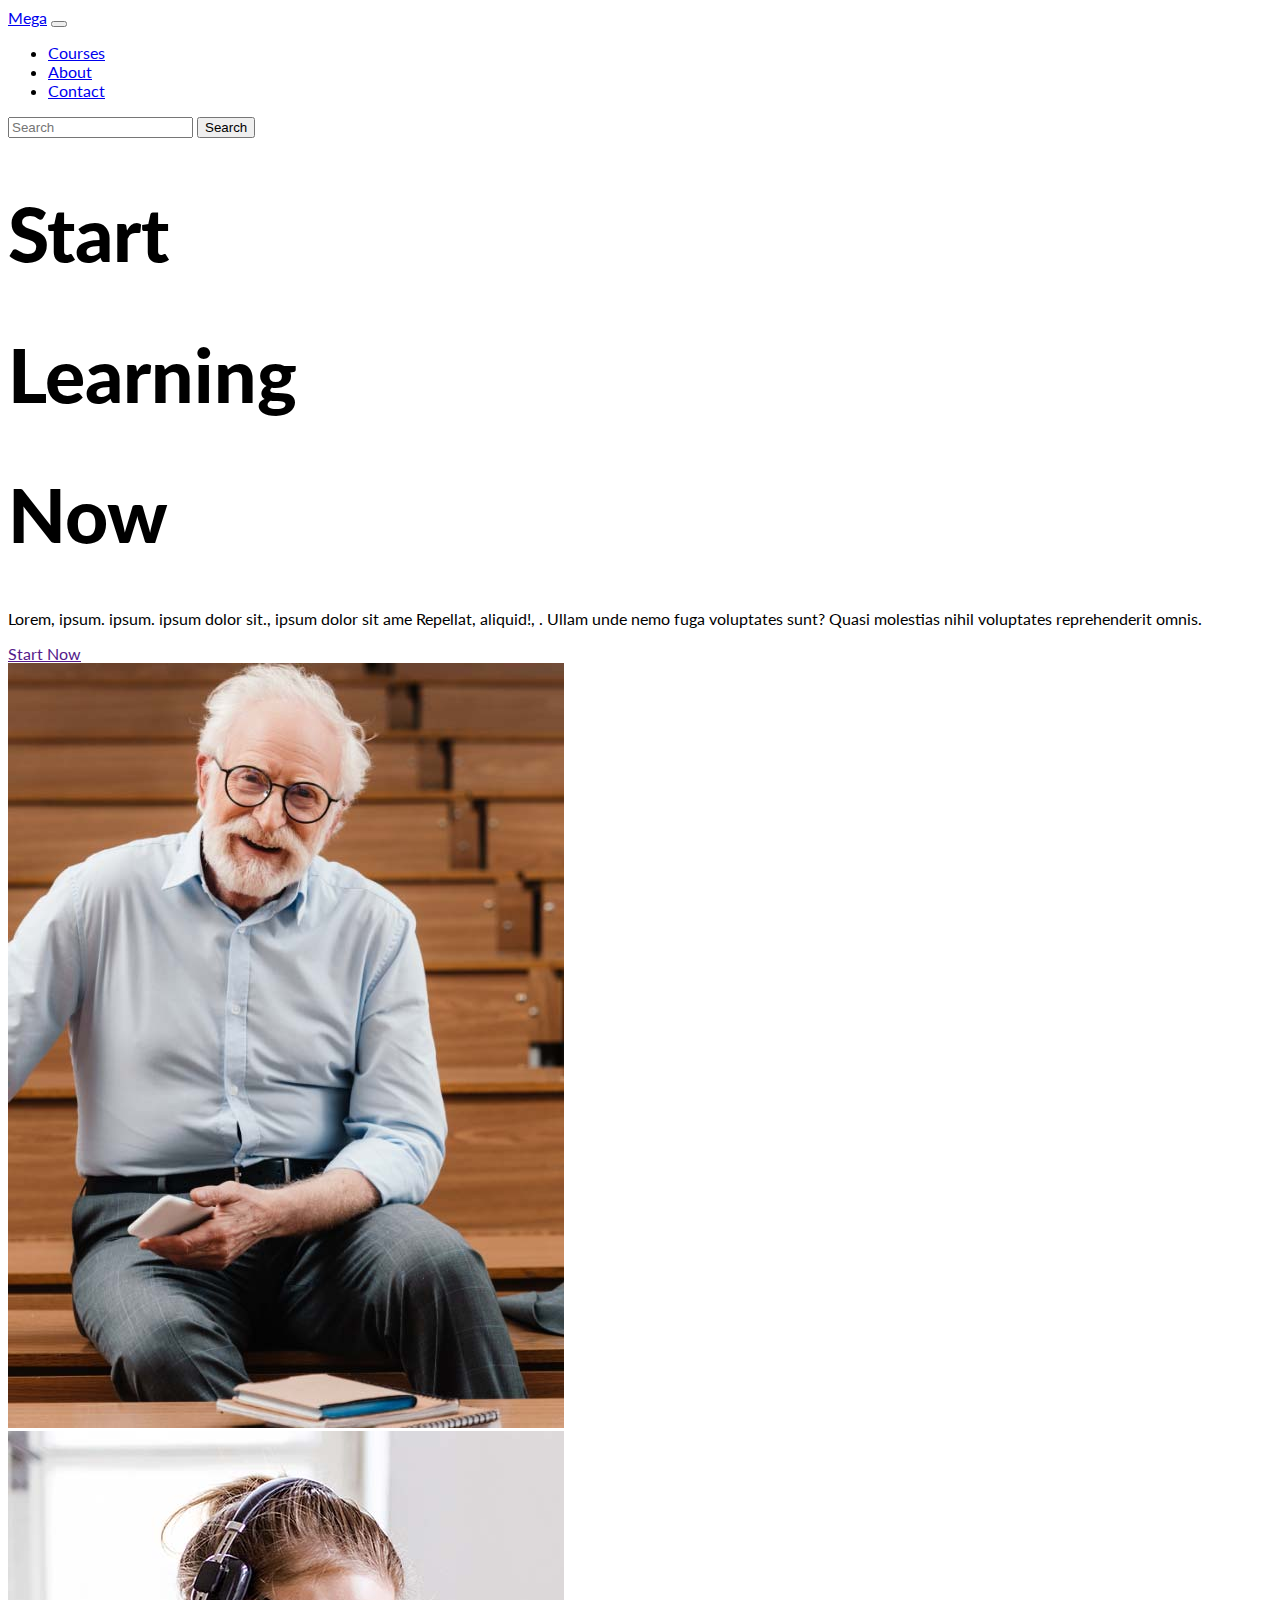
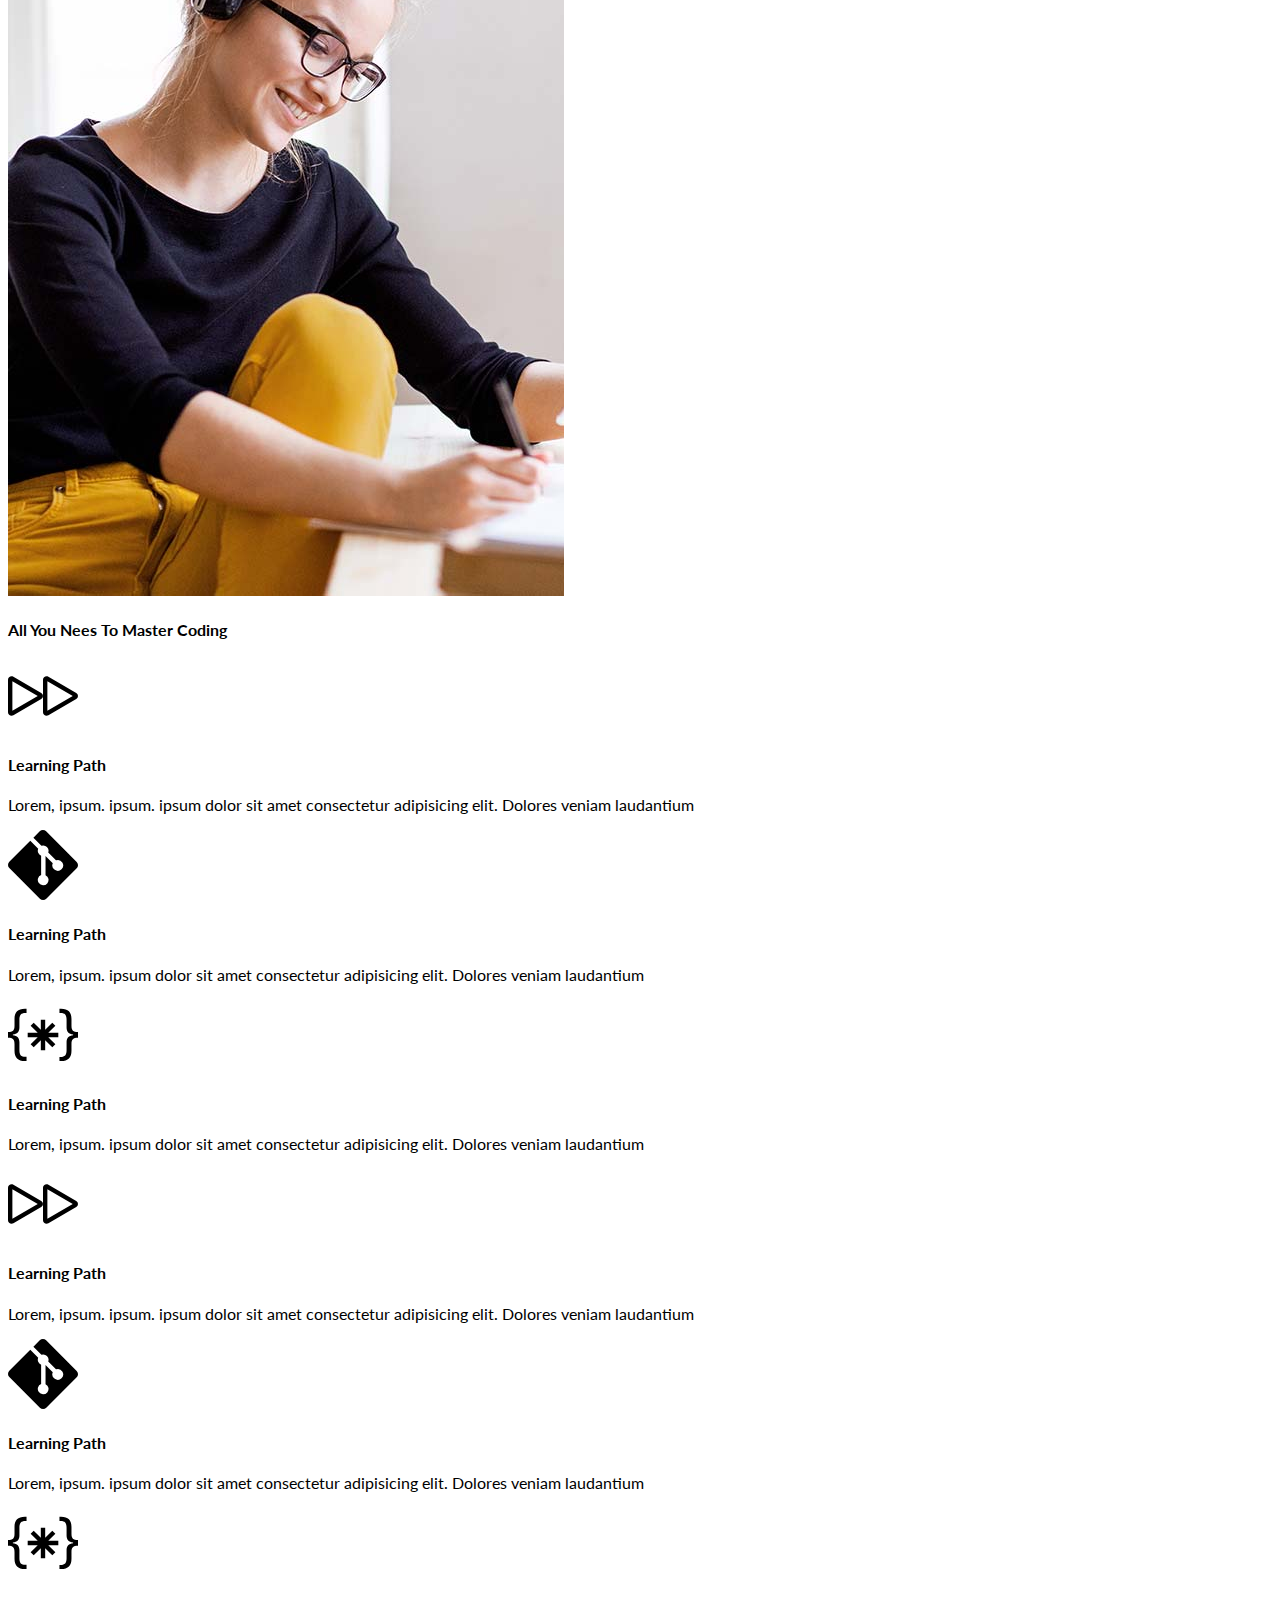
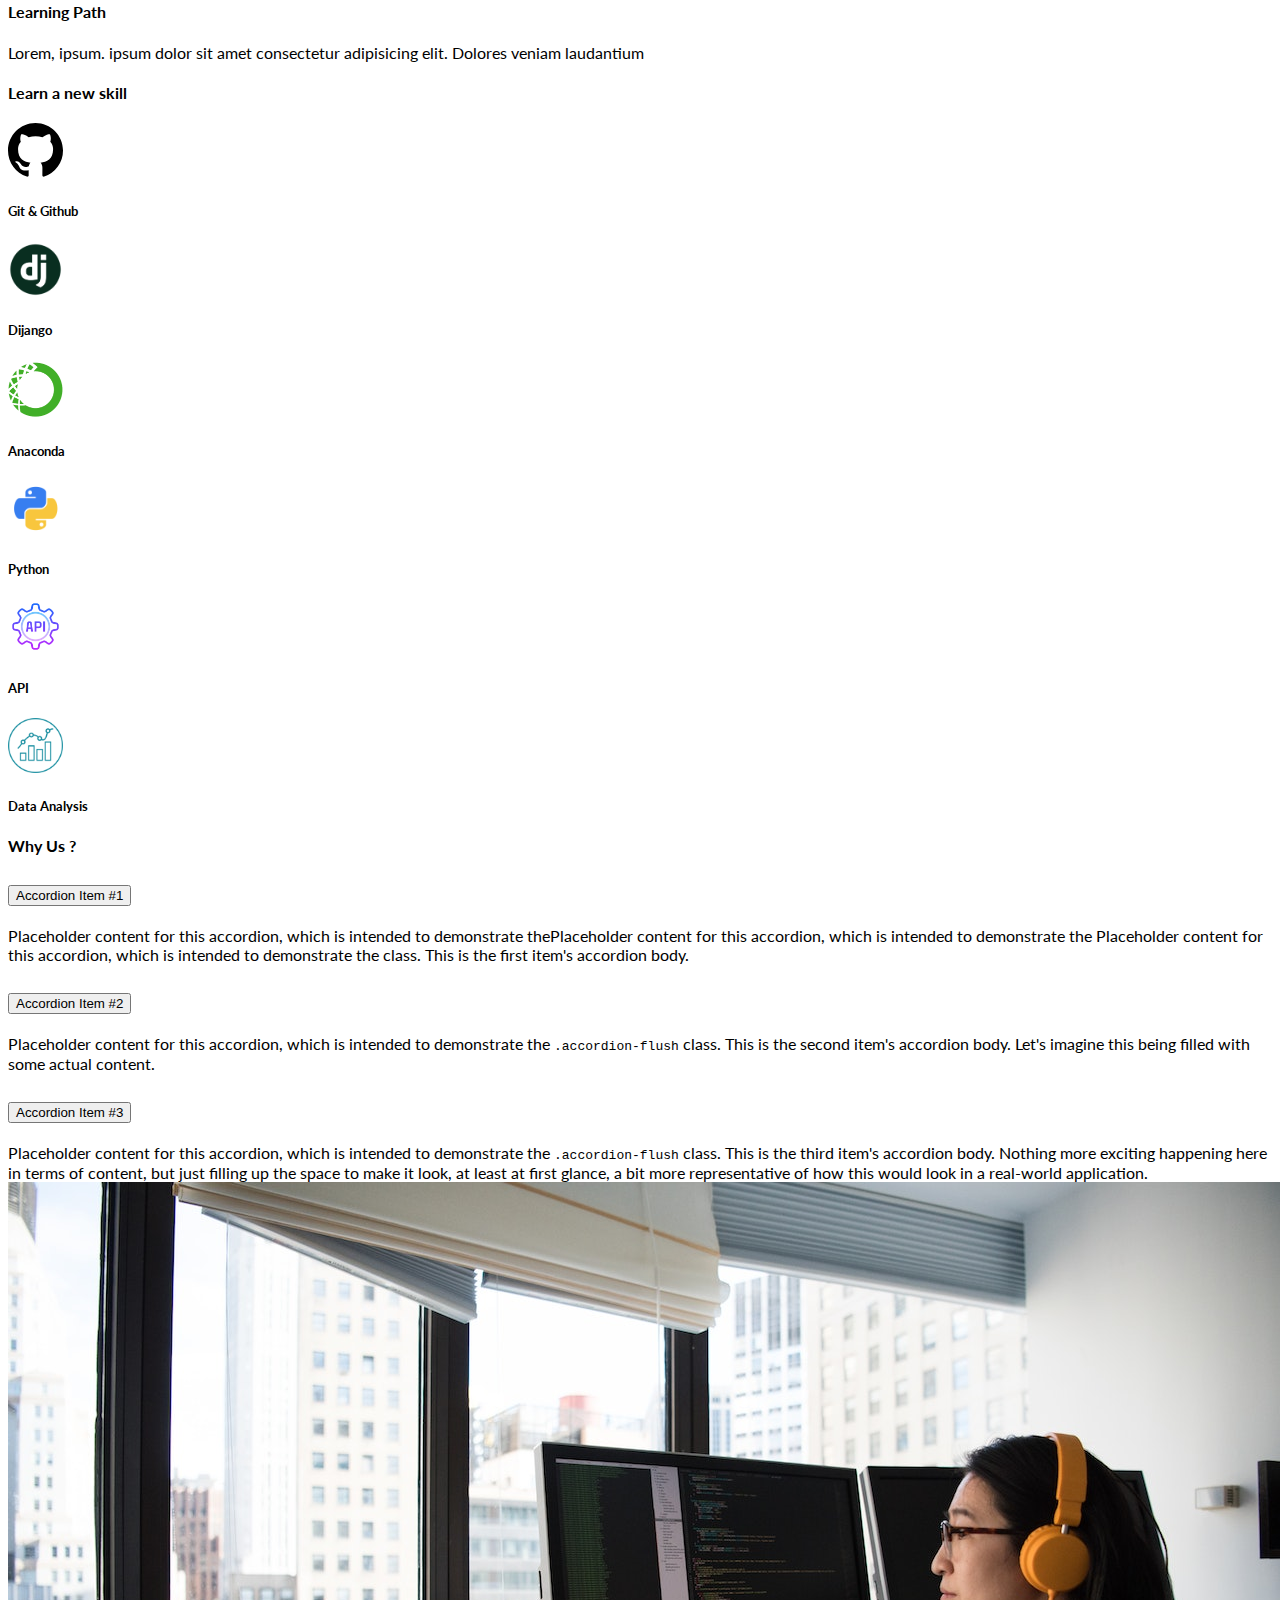
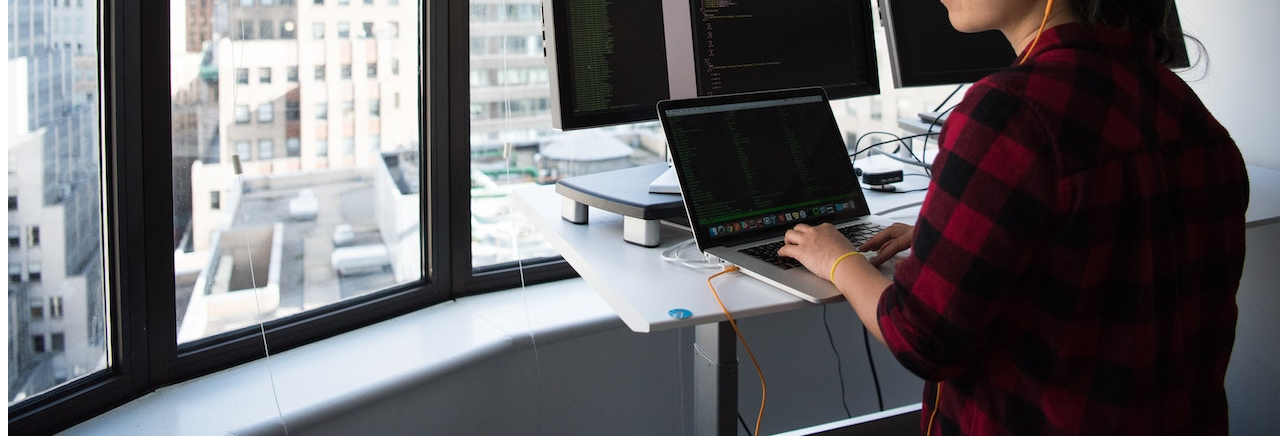
<file: index.html>
<!DOCTYPE html>
<html lang="en">

<head>
    <meta charset="UTF-8">
    <meta name="viewport" content="width=device-width, initial-scale=1.0">
    <title>Mega Courses</title>
    <link href="https://cdn.jsdelivr.net/npm/bootstrap@5.3.2/dist/css/bootstrap.min.css" rel="stylesheet" integrity="sha384-T3c6CoIi6uLrA9TneNEoa7RxnatzjcDSCmG1MXxSR1GAsXEV/Dwwykc2MPK8M2HN" crossorigin="anonymous">
    <link rel="preconnect" href="https://fonts.googleapis.com">
    <link rel="preconnect" href="https://fonts.gstatic.com" crossorigin><link
        href="https://fonts.googleapis.com/css2?family=Lato:ital,wght@0,100;0,300;0,400;0,700;0,900;1,100;1,300;1,400;1,700;1,900&display=swap"
        rel="stylesheet">
    <link rel="stylesheet" href="css/stayel.css">        
</head>

<body>
    <!-- start navbar -->
    <nav class="navbar navbar-expand-lg bg-body-tertiary">
        <div class="container-fluid">
            <a class="navbar-brand" href="#">Mega</a>
            <button class="navbar-toggler" type="button" data-bs-toggle="collapse"
                data-bs-target="#navbarSupportedContent" aria-controls="navbarSupportedContent" aria-expanded="false"
                aria-label="Toggle navigation">
                <span class="navbar-toggler-icon"></span>
            </button>
            <div class="collapse navbar-collapse" id="navbarSupportedContent">
                <ul class="navbar-nav me-auto mb-2 mb-lg-0">
                    <li class="nav-item">
                        <a class="nav-link active" aria-current="page" href="#">Courses</a>
                    </li>
                    <li class="nav-item">
                        <a class="nav-link" href="#">About</a>
                    </li>
                    <li class="nav-item">
                        <a class="nav-link" href="#">Contact</a>
                    </li>

                </ul>
                <form class="d-flex" role="search">
                    <input class="form-control me-2" type="search" placeholder="Search" aria-label="Search">
                    <button class="btn btn-outline-success" type="submit">Search</button>
                </form>
            </div>
        </div>
    </nav>
    <!-- end navbar -->

    <!-- start banner -->
    <div class="container py-5 border-bottom">
        <div class="row">
            <div class="col-6">
                <h1 class="banner-heading">Start</h1>
                <h1 class="banner-heading">Learning</h1>
                <h1 class="banner-heading">Now</h1>
                <p>Lorem, ipsum. ipsum. ipsum dolor sit., ipsum dolor sit ame Repellat, aliquid!, . Ullam unde nemo fuga
                    voluptates sunt? Quasi molestias nihil voluptates reprehenderit omnis.</p>
                <a class="btn btn-success" href="">Start Now</a>
            </div>
            <div class="col-3">
                <img class="img-fluid rounded" src="images/h5-rev-img-01.jpg" alt="">
            </div>
            <div class="col-3">
                <img class="img-fluid rounded" src="images/h5-rev-img-02.jpg" alt="">
            </div>
        </div>
    </div>
    <!-- end banner  -->

    <!-- start courses -->
    <div class="container py-5">
        <h4 class="fw-semibold">All You Nees To Master Coding</h4>
        <div class="row">
            <div class="col-4 my-2">
                <div class="shadow py-4 px-5 rounded">
                    <span>
                        <svg xmlns="http://www.w3.org/2000/svg" width="16" height="16" fill="currentColor"
                            class="bi bi-fast-forward course-icon" viewBox="0 0 16 16">
                            <path
                                d="M6.804 8 1 4.633v6.734L6.804 8Zm.792-.696a.802.802 0 0 1 0 1.392l-6.363 3.692C.713 12.69 0 12.345 0 11.692V4.308c0-.653.713-.998 1.233-.696l6.363 3.692Z" />
                            <path
                                d="M14.804 8 9 4.633v6.734L14.804 8Zm.792-.696a.802.802 0 0 1 0 1.392l-6.363 3.692C8.713 12.69 8 12.345 8 11.692V4.308c0-.653.713-.998 1.233-.696l6.363 3.692Z" />
                        </svg>
                    </span>
                    <h4 class="mt-3">Learning Path</h4>
                    <p>Lorem, ipsum. ipsum. ipsum dolor sit amet consectetur adipisicing elit. Dolores veniam laudantium
                    </p>
                </div>
            </div>
            <div class="col-4 my-2">
                <div class="shadow py-4 px-5 rounded">
                    <span>
                        <svg xmlns="http://www.w3.org/2000/svg" width="16" height="16" fill="currentColor"
                            class="bi bi-git course-icon" viewBox="0 0 16 16">
                            <path
                                d="M15.698 7.287 8.712.302a1.03 1.03 0 0 0-1.457 0l-1.45 1.45 1.84 1.84a1.223 1.223 0 0 1 1.55 1.56l1.773 1.774a1.224 1.224 0 0 1 1.267 2.025 1.226 1.226 0 0 1-2.002-1.334L8.58 5.963v4.353a1.226 1.226 0 1 1-1.008-.036V5.887a1.226 1.226 0 0 1-.666-1.608L5.093 2.465l-4.79 4.79a1.03 1.03 0 0 0 0 1.457l6.986 6.986a1.03 1.03 0 0 0 1.457 0l6.953-6.953a1.031 1.031 0 0 0 0-1.457" />
                        </svg>
                    </span>
                    <h4 class="mt-3">Learning Path</h4>
                    <p>Lorem, ipsum. ipsum dolor sit amet consectetur adipisicing elit. Dolores veniam laudantium </p>
                </div>
            </div>
            <div class="col-4 my-2">
                <div class="shadow py-4 px-5 rounded">
                    <span>
                        <svg xmlns="http://www.w3.org/2000/svg" width="16" height="16" fill="currentColor"
                            class="bi bi-braces-asterisk course-icon " viewBox="0 0 16 16">
                            <path fill-rule="evenodd"
                                d="M1.114 8.063V7.9c1.005-.102 1.497-.615 1.497-1.6V4.503c0-1.094.39-1.538 1.354-1.538h.273V2h-.376C2.25 2 1.49 2.759 1.49 4.352v1.524c0 1.094-.376 1.456-1.49 1.456v1.299c1.114 0 1.49.362 1.49 1.456v1.524c0 1.593.759 2.352 2.372 2.352h.376v-.964h-.273c-.964 0-1.354-.444-1.354-1.538V9.663c0-.984-.492-1.497-1.497-1.6ZM14.886 7.9v.164c-1.005.103-1.497.616-1.497 1.6v1.798c0 1.094-.39 1.538-1.354 1.538h-.273v.964h.376c1.613 0 2.372-.759 2.372-2.352v-1.524c0-1.094.376-1.456 1.49-1.456v-1.3c-1.114 0-1.49-.362-1.49-1.456V4.352C14.51 2.759 13.75 2 12.138 2h-.376v.964h.273c.964 0 1.354.444 1.354 1.538V6.3c0 .984.492 1.497 1.497 1.6ZM7.5 11.5V9.207l-1.621 1.621-.707-.707L6.792 8.5H4.5v-1h2.293L5.172 5.879l.707-.707L7.5 6.792V4.5h1v2.293l1.621-1.621.707.707L9.208 7.5H11.5v1H9.207l1.621 1.621-.707.707L8.5 9.208V11.5h-1Z" />
                        </svg>
                    </span>
                    <h4 class="mt-3">Learning Path</h4>
                    <p>Lorem, ipsum. ipsum dolor sit amet consectetur adipisicing elit. Dolores veniam laudantium </p>
                </div>


            </div>
            <div class="col-4 my-2">
                <div class="shadow py-4 px-5 rounded">
                    <span>
                        <svg xmlns="http://www.w3.org/2000/svg" width="16" height="16" fill="currentColor"
                            class="bi bi-fast-forward course-icon" viewBox="0 0 16 16">
                            <path
                                d="M6.804 8 1 4.633v6.734L6.804 8Zm.792-.696a.802.802 0 0 1 0 1.392l-6.363 3.692C.713 12.69 0 12.345 0 11.692V4.308c0-.653.713-.998 1.233-.696l6.363 3.692Z" />
                            <path
                                d="M14.804 8 9 4.633v6.734L14.804 8Zm.792-.696a.802.802 0 0 1 0 1.392l-6.363 3.692C8.713 12.69 8 12.345 8 11.692V4.308c0-.653.713-.998 1.233-.696l6.363 3.692Z" />
                        </svg>
                    </span>
                    <h4 class="mt-3">Learning Path</h4>
                    <p>Lorem, ipsum. ipsum. ipsum dolor sit amet consectetur adipisicing elit. Dolores veniam laudantium
                    </p>
                </div>


            </div>
            <div class="col-4 my-2">
                <div class="shadow py-4 px-5 rounded">
                    <span>
                        <svg xmlns="http://www.w3.org/2000/svg" width="16" height="16" fill="currentColor"
                            class="bi bi-git course-icon" viewBox="0 0 16 16">
                            <path
                                d="M15.698 7.287 8.712.302a1.03 1.03 0 0 0-1.457 0l-1.45 1.45 1.84 1.84a1.223 1.223 0 0 1 1.55 1.56l1.773 1.774a1.224 1.224 0 0 1 1.267 2.025 1.226 1.226 0 0 1-2.002-1.334L8.58 5.963v4.353a1.226 1.226 0 1 1-1.008-.036V5.887a1.226 1.226 0 0 1-.666-1.608L5.093 2.465l-4.79 4.79a1.03 1.03 0 0 0 0 1.457l6.986 6.986a1.03 1.03 0 0 0 1.457 0l6.953-6.953a1.031 1.031 0 0 0 0-1.457" />
                        </svg>
                    </span>
                    <h4 class="mt-3">Learning Path</h4>
                    <p>Lorem, ipsum. ipsum dolor sit amet consectetur adipisicing elit. Dolores veniam laudantium </p>
                </div>
            </div>
            <div class="col-4 my-2">
                <div class="shadow py-4 px-5 rounded">
                    <span>
                        <svg xmlns="http://www.w3.org/2000/svg" width="16" height="16" fill="currentColor"
                            class="bi bi-braces-asterisk course-icon " viewBox="0 0 16 16">
                            <path fill-rule="evenodd"
                                d="M1.114 8.063V7.9c1.005-.102 1.497-.615 1.497-1.6V4.503c0-1.094.39-1.538 1.354-1.538h.273V2h-.376C2.25 2 1.49 2.759 1.49 4.352v1.524c0 1.094-.376 1.456-1.49 1.456v1.299c1.114 0 1.49.362 1.49 1.456v1.524c0 1.593.759 2.352 2.372 2.352h.376v-.964h-.273c-.964 0-1.354-.444-1.354-1.538V9.663c0-.984-.492-1.497-1.497-1.6ZM14.886 7.9v.164c-1.005.103-1.497.616-1.497 1.6v1.798c0 1.094-.39 1.538-1.354 1.538h-.273v.964h.376c1.613 0 2.372-.759 2.372-2.352v-1.524c0-1.094.376-1.456 1.49-1.456v-1.3c-1.114 0-1.49-.362-1.49-1.456V4.352C14.51 2.759 13.75 2 12.138 2h-.376v.964h.273c.964 0 1.354.444 1.354 1.538V6.3c0 .984.492 1.497 1.497 1.6ZM7.5 11.5V9.207l-1.621 1.621-.707-.707L6.792 8.5H4.5v-1h2.293L5.172 5.879l.707-.707L7.5 6.792V4.5h1v2.293l1.621-1.621.707.707L9.208 7.5H11.5v1H9.207l1.621 1.621-.707.707L8.5 9.208V11.5h-1Z" />
                        </svg>
                    </span>
                    <h4 class="mt-3">Learning Path</h4>
                    <p>Lorem, ipsum. ipsum dolor sit amet consectetur adipisicing elit. Dolores veniam laudantium </p>
                </div>


            </div>            
        </div>

    </div>
    <div class="container pt-4 pb-5  border-bottom">
        <h4 class="fw-semibold">Learn a new skill</h4>
        <div class="row">
            <div class="col-2 my-2">
                <div class="shadow py-2 text-center rounded">
                    <span>
                        <svg xmlns="http://www.w3.org/2000/svg" width="16" height="16" fill="currentColor" class="bi bi-github course-icon-sm  " viewBox="0 0 16 16">
                            <path d="M8 0C3.58 0 0 3.58 0 8c0 3.54 2.29 6.53 5.47 7.59.4.07.55-.17.55-.38 0-.19-.01-.82-.01-1.49-2.01.37-2.53-.49-2.69-.94-.09-.23-.48-.94-.82-1.13-.28-.15-.68-.52-.01-.53.63-.01 1.08.58 1.23.82.72 1.21 1.87.87 2.33.66.07-.52.28-.87.51-1.07-1.78-.2-3.64-.89-3.64-3.95 0-.87.31-1.59.82-2.15-.08-.2-.36-1.02.08-2.12 0 0 .67-.21 2.2.82.64-.18 1.32-.27 2-.27.68 0 1.36.09 2 .27 1.53-1.04 2.2-.82 2.2-.82.44 1.1.16 1.92.08 2.12.51.56.82 1.27.82 2.15 0 3.07-1.87 3.75-3.65 3.95.29.25.54.73.54 1.48 0 1.07-.01 1.93-.01 2.2 0 .21.15.46.55.38A8.012 8.012 0 0 0 16 8c0-4.42-3.58-8-8-8z"/>
                          </svg>
                    </span>
                    <h5 class="mt-3">Git & Github</h5>
                </div>
            </div>
            <div class="col-2 my-2">
                <div class="shadow py-2 text-center rounded ">
                    <img class="img-icon" src="images/pngwing.com__1_.png" alt="">

                    <h5 class="mt-3">Dijango</h5>
                </div>
            </div>            
            <div class="col-2 my-2">
                <div class="shadow py-2 text-center rounded ">
                    <img class="img-icon" src="images/Untitled-removebg-preview.png" alt="">

                    <h5 class="mt-3">Anaconda</h5>
                </div>
            </div>
            <div class="col-2 my-2 rounded ">
                <div class="shadow py-2 text-center ">
                    <img class="img-icon" src="images/pngwing.com.png" alt="">

                    <h5 class="mt-3">Python</h5>
                </div>
            </div>
            <div class="col-2 my-2 ">
                <div class="shadow py-2 text-center rounded ">
                    <img class="img-icon" src="images/pngegg.png" alt="">

                    <h5 class="mt-3">API</h5>
                </div>
            </div>
            <div class="col-2 my-2">
                <div class="shadow py-2 text-center rounded">
                    <img class="img-icon" src="images/SeekPng.com_analytics-icon-png_1386076.png" alt="">

                    
                    <h5 class="mt-3">Data Analysis</h5>
                </div>
            </div>                                    
        </div>
    </div>
    <!-- end courses -->

    <!--star features -->
    <div class="container py-5 ">
        <h4 class="fw-semibold">Why Us ?</h4>
        <div class="row">
            <div class="col-5">
                <div class="mt-4">
                    <div class="accordion accordion-flush" id="accordionFlushExample">
                        <div class="accordion-item">
                          <h2 class="accordion-header">
                            <button class="accordion-button collapsed" type="button" data-bs-toggle="collapse" data-bs-target="#flush-collapseOne" aria-expanded="false" aria-controls="flush-collapseOne">
                              Accordion Item #1
                            </button>
                          </h2>
                          <div id="flush-collapseOne" class="accordion-collapse " data-bs-parent="#accordionFlushExample">
                            <div class="accordion-body">Placeholder content for this accordion, which is intended to demonstrate thePlaceholder content for this accordion, which is intended to demonstrate the Placeholder content for this accordion, which is intended to demonstrate the class. This is the first item's accordion body.</div>
                          </div>
                        </div>
                        <div class="accordion-item">
                          <h2 class="accordion-header">
                            <button class="accordion-button collapsed" type="button" data-bs-toggle="collapse" data-bs-target="#flush-collapseTwo" aria-expanded="false" aria-controls="flush-collapseTwo">
                              Accordion Item #2
                            </button>
                          </h2>
                          <div id="flush-collapseTwo" class="accordion-collapse collapse" data-bs-parent="#accordionFlushExample">
                            <div class="accordion-body">Placeholder content for this accordion, which is intended to demonstrate the <code>.accordion-flush</code> class. This is the second item's accordion body. Let's imagine this being filled with some actual content.</div>
                          </div>
                        </div>
                        <div class="accordion-item">
                          <h2 class="accordion-header">
                            <button class="accordion-button collapsed" type="button" data-bs-toggle="collapse" data-bs-target="#flush-collapseThree" aria-expanded="false" aria-controls="flush-collapseThree">
                              Accordion Item #3
                            </button>
                          </h2>
                          <div id="flush-collapseThree" class="accordion-collapse collapse" data-bs-parent="#accordionFlushExample">
                            <div class="accordion-body">Placeholder content for this accordion, which is intended to demonstrate the <code>.accordion-flush</code> class. This is the third item's accordion body. Nothing more exciting happening here in terms of content, but just filling up the space to make it look, at least at first glance, a bit more representative of how this would look in a real-world application.</div>
                          </div>
                        </div>
                      </div>
                </div>

            </div>
            <div class="col-2">
            </div>
            <div class="col-5">
                <div>
                    <img class="img-fluid rounded " src="images/features1.jpg" alt="">
                </div>
            </div>
        </div>
    </div>

    <!-- end features -->
    <!-- Scroll Back To Top Button -->
    <button id="scrollBtn">
        <svg xmlns="http://www.w3.org/2000/svg" width="40" height="40" fill="green" class="bi bi-arrow-up-circle-fill" viewBox="0 0 16 16">
            <path d="M16 8A8 8 0 1 0 0 8a8 8 0 0 0 16 0zm-7.5 3.5a.5.5 0 0 1-1 0V5.707L5.354 7.854a.5.5 0 1 1-.708-.708l3-3a.5.5 0 0 1 .708 0l3 3a.5.5 0 0 1-.708.708L8.5 5.707V11.5z"/>
        </svg>
    </button>
    <script src="js/code.js"></script>
    <script src="https://cdn.jsdelivr.net/npm/bootstrap@5.3.2/dist/js/bootstrap.bundle.min.js" integrity="sha384-C6RzsynM9kWDrMNeT87bh95OGNyZPhcTNXj1NW7RuBCsyN/o0jlpcV8Qyq46cDfL" crossorigin="anonymous"></script></body>

</html>
</file>
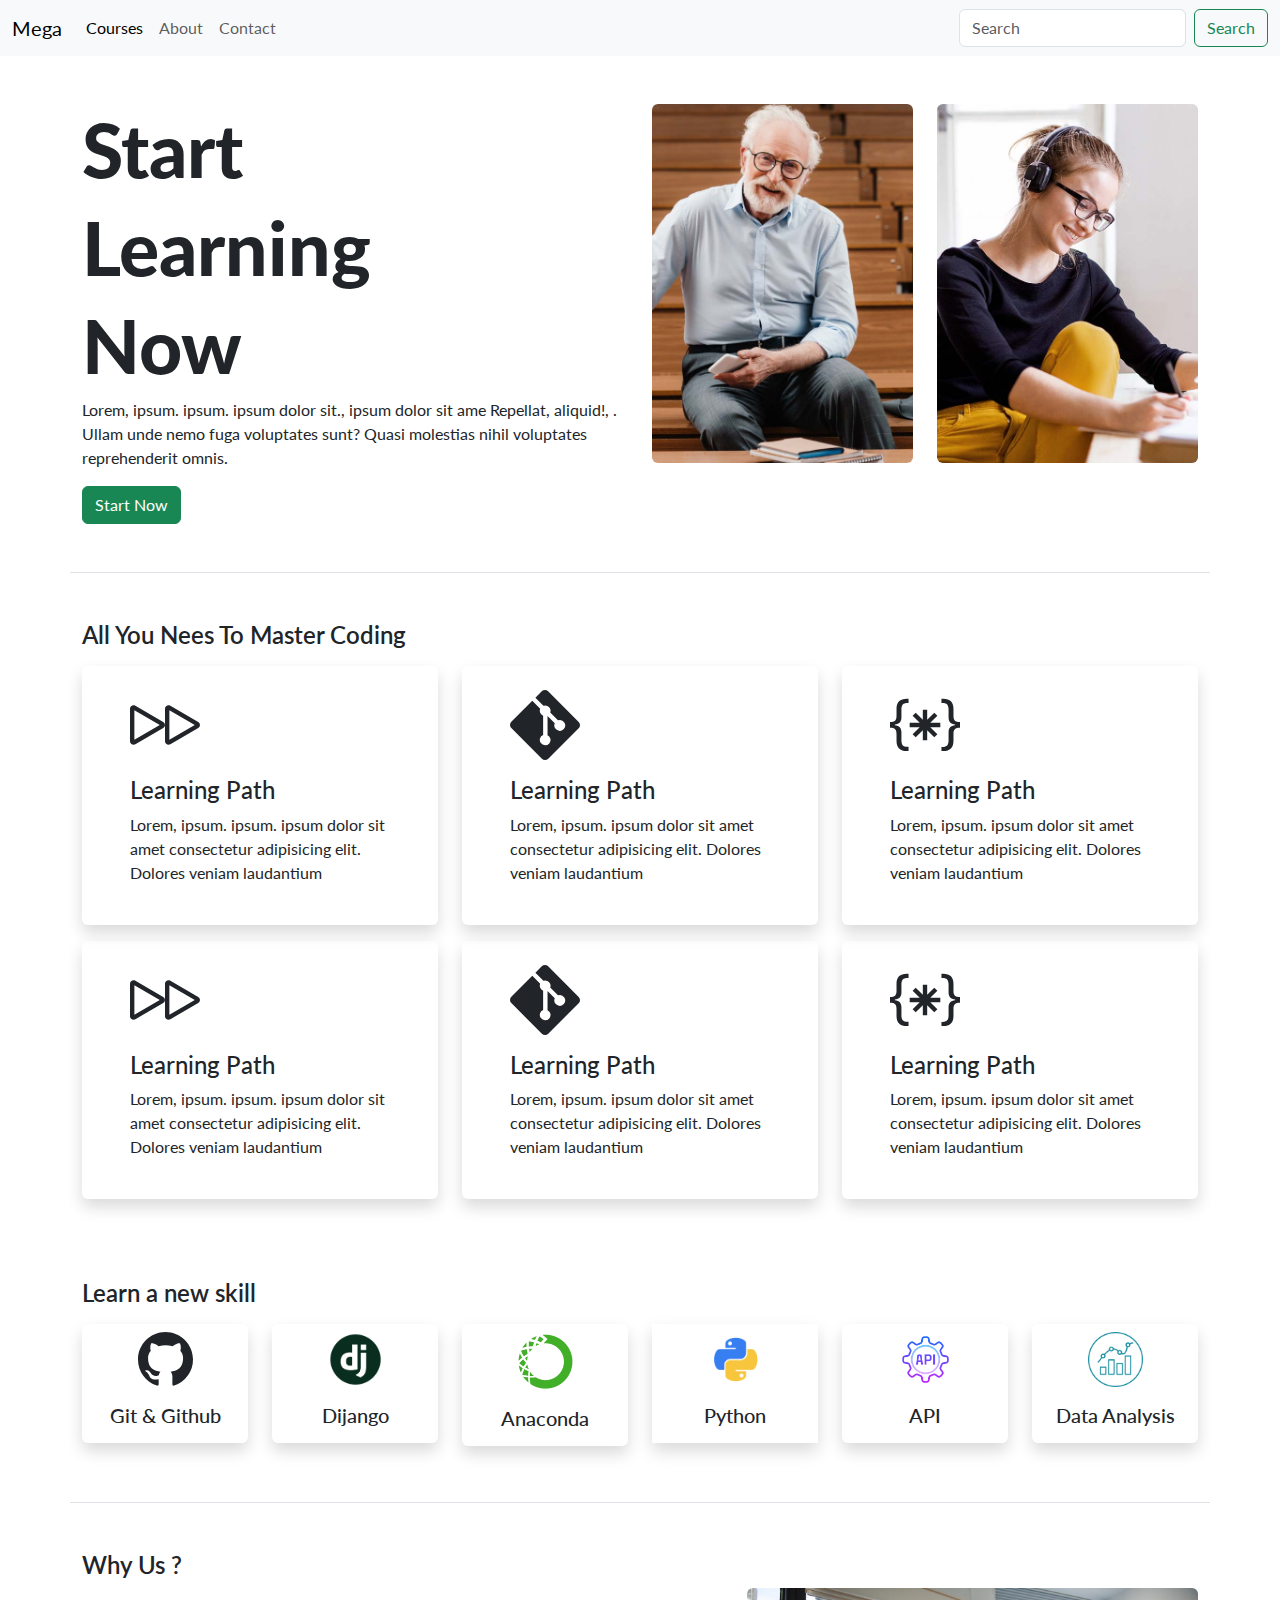
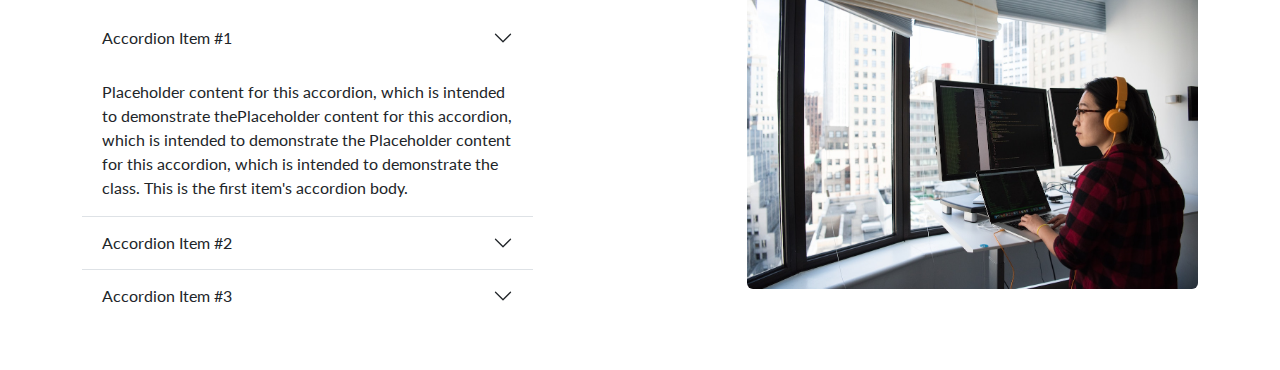
<file: intdx.html>
<!DOCTYPE html>
<html lang="en">

<head>
    <meta charset="UTF-8">
    <meta name="viewport" content="width=device-width, initial-scale=1.0">
    <title>Mega Courses</title>
    <link rel="stylesheet" href="css/bootstrap.min.css">
    <link rel="preconnect" href="https://fonts.googleapis.com">
    <link rel="preconnect" href="https://fonts.gstatic.com" crossorigin><link
        href="https://fonts.googleapis.com/css2?family=Lato:ital,wght@0,100;0,300;0,400;0,700;0,900;1,100;1,300;1,400;1,700;1,900&display=swap"
        rel="stylesheet">
    <link rel="stylesheet" href="css/stayel.css">        
</head>

<body>
    <!-- start navbar -->
    <nav class="navbar navbar-expand-lg bg-body-tertiary">
        <div class="container-fluid">
            <a class="navbar-brand" href="#">Mega</a>
            <button class="navbar-toggler" type="button" data-bs-toggle="collapse"
                data-bs-target="#navbarSupportedContent" aria-controls="navbarSupportedContent" aria-expanded="false"
                aria-label="Toggle navigation">
                <span class="navbar-toggler-icon"></span>
            </button>
            <div class="collapse navbar-collapse" id="navbarSupportedContent">
                <ul class="navbar-nav me-auto mb-2 mb-lg-0">
                    <li class="nav-item">
                        <a class="nav-link active" aria-current="page" href="#">Courses</a>
                    </li>
                    <li class="nav-item">
                        <a class="nav-link" href="#">About</a>
                    </li>
                    <li class="nav-item">
                        <a class="nav-link" href="#">Contact</a>
                    </li>

                </ul>
                <form class="d-flex" role="search">
                    <input class="form-control me-2" type="search" placeholder="Search" aria-label="Search">
                    <button class="btn btn-outline-success" type="submit">Search</button>
                </form>
            </div>
        </div>
    </nav>
    <!-- end navbar -->

    <!-- start banner -->
    <div class="container py-5 border-bottom">
        <div class="row">
            <div class="col-6">
                <h1 class="banner-heading">Start</h1>
                <h1 class="banner-heading">Learning</h1>
                <h1 class="banner-heading">Now</h1>
                <p>Lorem, ipsum. ipsum. ipsum dolor sit., ipsum dolor sit ame Repellat, aliquid!, . Ullam unde nemo fuga
                    voluptates sunt? Quasi molestias nihil voluptates reprehenderit omnis.</p>
                <a class="btn btn-success" href="">Start Now</a>
            </div>
            <div class="col-3">
                <img class="img-fluid rounded" src="images/h5-rev-img-01.jpg" alt="">
            </div>
            <div class="col-3">
                <img class="img-fluid rounded" src="images/h5-rev-img-02.jpg" alt="">
            </div>
        </div>
    </div>
    <!-- end banner  -->

    <!-- start courses -->
    <div class="container py-5">
        <h4 class="fw-semibold">All You Nees To Master Coding</h4>
        <div class="row">
            <div class="col-4 my-2">
                <div class="shadow py-4 px-5 rounded">
                    <span>
                        <svg xmlns="http://www.w3.org/2000/svg" width="16" height="16" fill="currentColor"
                            class="bi bi-fast-forward course-icon" viewBox="0 0 16 16">
                            <path
                                d="M6.804 8 1 4.633v6.734L6.804 8Zm.792-.696a.802.802 0 0 1 0 1.392l-6.363 3.692C.713 12.69 0 12.345 0 11.692V4.308c0-.653.713-.998 1.233-.696l6.363 3.692Z" />
                            <path
                                d="M14.804 8 9 4.633v6.734L14.804 8Zm.792-.696a.802.802 0 0 1 0 1.392l-6.363 3.692C8.713 12.69 8 12.345 8 11.692V4.308c0-.653.713-.998 1.233-.696l6.363 3.692Z" />
                        </svg>
                    </span>
                    <h4 class="mt-3">Learning Path</h4>
                    <p>Lorem, ipsum. ipsum. ipsum dolor sit amet consectetur adipisicing elit. Dolores veniam laudantium
                    </p>
                </div>
            </div>
            <div class="col-4 my-2">
                <div class="shadow py-4 px-5 rounded">
                    <span>
                        <svg xmlns="http://www.w3.org/2000/svg" width="16" height="16" fill="currentColor"
                            class="bi bi-git course-icon" viewBox="0 0 16 16">
                            <path
                                d="M15.698 7.287 8.712.302a1.03 1.03 0 0 0-1.457 0l-1.45 1.45 1.84 1.84a1.223 1.223 0 0 1 1.55 1.56l1.773 1.774a1.224 1.224 0 0 1 1.267 2.025 1.226 1.226 0 0 1-2.002-1.334L8.58 5.963v4.353a1.226 1.226 0 1 1-1.008-.036V5.887a1.226 1.226 0 0 1-.666-1.608L5.093 2.465l-4.79 4.79a1.03 1.03 0 0 0 0 1.457l6.986 6.986a1.03 1.03 0 0 0 1.457 0l6.953-6.953a1.031 1.031 0 0 0 0-1.457" />
                        </svg>
                    </span>
                    <h4 class="mt-3">Learning Path</h4>
                    <p>Lorem, ipsum. ipsum dolor sit amet consectetur adipisicing elit. Dolores veniam laudantium </p>
                </div>
            </div>
            <div class="col-4 my-2">
                <div class="shadow py-4 px-5 rounded">
                    <span>
                        <svg xmlns="http://www.w3.org/2000/svg" width="16" height="16" fill="currentColor"
                            class="bi bi-braces-asterisk course-icon " viewBox="0 0 16 16">
                            <path fill-rule="evenodd"
                                d="M1.114 8.063V7.9c1.005-.102 1.497-.615 1.497-1.6V4.503c0-1.094.39-1.538 1.354-1.538h.273V2h-.376C2.25 2 1.49 2.759 1.49 4.352v1.524c0 1.094-.376 1.456-1.49 1.456v1.299c1.114 0 1.49.362 1.49 1.456v1.524c0 1.593.759 2.352 2.372 2.352h.376v-.964h-.273c-.964 0-1.354-.444-1.354-1.538V9.663c0-.984-.492-1.497-1.497-1.6ZM14.886 7.9v.164c-1.005.103-1.497.616-1.497 1.6v1.798c0 1.094-.39 1.538-1.354 1.538h-.273v.964h.376c1.613 0 2.372-.759 2.372-2.352v-1.524c0-1.094.376-1.456 1.49-1.456v-1.3c-1.114 0-1.49-.362-1.49-1.456V4.352C14.51 2.759 13.75 2 12.138 2h-.376v.964h.273c.964 0 1.354.444 1.354 1.538V6.3c0 .984.492 1.497 1.497 1.6ZM7.5 11.5V9.207l-1.621 1.621-.707-.707L6.792 8.5H4.5v-1h2.293L5.172 5.879l.707-.707L7.5 6.792V4.5h1v2.293l1.621-1.621.707.707L9.208 7.5H11.5v1H9.207l1.621 1.621-.707.707L8.5 9.208V11.5h-1Z" />
                        </svg>
                    </span>
                    <h4 class="mt-3">Learning Path</h4>
                    <p>Lorem, ipsum. ipsum dolor sit amet consectetur adipisicing elit. Dolores veniam laudantium </p>
                </div>


            </div>
            <div class="col-4 my-2">
                <div class="shadow py-4 px-5 rounded">
                    <span>
                        <svg xmlns="http://www.w3.org/2000/svg" width="16" height="16" fill="currentColor"
                            class="bi bi-fast-forward course-icon" viewBox="0 0 16 16">
                            <path
                                d="M6.804 8 1 4.633v6.734L6.804 8Zm.792-.696a.802.802 0 0 1 0 1.392l-6.363 3.692C.713 12.69 0 12.345 0 11.692V4.308c0-.653.713-.998 1.233-.696l6.363 3.692Z" />
                            <path
                                d="M14.804 8 9 4.633v6.734L14.804 8Zm.792-.696a.802.802 0 0 1 0 1.392l-6.363 3.692C8.713 12.69 8 12.345 8 11.692V4.308c0-.653.713-.998 1.233-.696l6.363 3.692Z" />
                        </svg>
                    </span>
                    <h4 class="mt-3">Learning Path</h4>
                    <p>Lorem, ipsum. ipsum. ipsum dolor sit amet consectetur adipisicing elit. Dolores veniam laudantium
                    </p>
                </div>


            </div>
            <div class="col-4 my-2">
                <div class="shadow py-4 px-5 rounded">
                    <span>
                        <svg xmlns="http://www.w3.org/2000/svg" width="16" height="16" fill="currentColor"
                            class="bi bi-git course-icon" viewBox="0 0 16 16">
                            <path
                                d="M15.698 7.287 8.712.302a1.03 1.03 0 0 0-1.457 0l-1.45 1.45 1.84 1.84a1.223 1.223 0 0 1 1.55 1.56l1.773 1.774a1.224 1.224 0 0 1 1.267 2.025 1.226 1.226 0 0 1-2.002-1.334L8.58 5.963v4.353a1.226 1.226 0 1 1-1.008-.036V5.887a1.226 1.226 0 0 1-.666-1.608L5.093 2.465l-4.79 4.79a1.03 1.03 0 0 0 0 1.457l6.986 6.986a1.03 1.03 0 0 0 1.457 0l6.953-6.953a1.031 1.031 0 0 0 0-1.457" />
                        </svg>
                    </span>
                    <h4 class="mt-3">Learning Path</h4>
                    <p>Lorem, ipsum. ipsum dolor sit amet consectetur adipisicing elit. Dolores veniam laudantium </p>
                </div>
            </div>
            <div class="col-4 my-2">
                <div class="shadow py-4 px-5 rounded">
                    <span>
                        <svg xmlns="http://www.w3.org/2000/svg" width="16" height="16" fill="currentColor"
                            class="bi bi-braces-asterisk course-icon " viewBox="0 0 16 16">
                            <path fill-rule="evenodd"
                                d="M1.114 8.063V7.9c1.005-.102 1.497-.615 1.497-1.6V4.503c0-1.094.39-1.538 1.354-1.538h.273V2h-.376C2.25 2 1.49 2.759 1.49 4.352v1.524c0 1.094-.376 1.456-1.49 1.456v1.299c1.114 0 1.49.362 1.49 1.456v1.524c0 1.593.759 2.352 2.372 2.352h.376v-.964h-.273c-.964 0-1.354-.444-1.354-1.538V9.663c0-.984-.492-1.497-1.497-1.6ZM14.886 7.9v.164c-1.005.103-1.497.616-1.497 1.6v1.798c0 1.094-.39 1.538-1.354 1.538h-.273v.964h.376c1.613 0 2.372-.759 2.372-2.352v-1.524c0-1.094.376-1.456 1.49-1.456v-1.3c-1.114 0-1.49-.362-1.49-1.456V4.352C14.51 2.759 13.75 2 12.138 2h-.376v.964h.273c.964 0 1.354.444 1.354 1.538V6.3c0 .984.492 1.497 1.497 1.6ZM7.5 11.5V9.207l-1.621 1.621-.707-.707L6.792 8.5H4.5v-1h2.293L5.172 5.879l.707-.707L7.5 6.792V4.5h1v2.293l1.621-1.621.707.707L9.208 7.5H11.5v1H9.207l1.621 1.621-.707.707L8.5 9.208V11.5h-1Z" />
                        </svg>
                    </span>
                    <h4 class="mt-3">Learning Path</h4>
                    <p>Lorem, ipsum. ipsum dolor sit amet consectetur adipisicing elit. Dolores veniam laudantium </p>
                </div>


            </div>            
        </div>

    </div>
    <div class="container pt-4 pb-5  border-bottom">
        <h4 class="fw-semibold">Learn a new skill</h4>
        <div class="row">
            <div class="col-2 my-2">
                <div class="shadow py-2 text-center rounded">
                    <span>
                        <svg xmlns="http://www.w3.org/2000/svg" width="16" height="16" fill="currentColor" class="bi bi-github course-icon-sm  " viewBox="0 0 16 16">
                            <path d="M8 0C3.58 0 0 3.58 0 8c0 3.54 2.29 6.53 5.47 7.59.4.07.55-.17.55-.38 0-.19-.01-.82-.01-1.49-2.01.37-2.53-.49-2.69-.94-.09-.23-.48-.94-.82-1.13-.28-.15-.68-.52-.01-.53.63-.01 1.08.58 1.23.82.72 1.21 1.87.87 2.33.66.07-.52.28-.87.51-1.07-1.78-.2-3.64-.89-3.64-3.95 0-.87.31-1.59.82-2.15-.08-.2-.36-1.02.08-2.12 0 0 .67-.21 2.2.82.64-.18 1.32-.27 2-.27.68 0 1.36.09 2 .27 1.53-1.04 2.2-.82 2.2-.82.44 1.1.16 1.92.08 2.12.51.56.82 1.27.82 2.15 0 3.07-1.87 3.75-3.65 3.95.29.25.54.73.54 1.48 0 1.07-.01 1.93-.01 2.2 0 .21.15.46.55.38A8.012 8.012 0 0 0 16 8c0-4.42-3.58-8-8-8z"/>
                          </svg>
                    </span>
                    <h5 class="mt-3">Git & Github</h5>
                </div>
            </div>
            <div class="col-2 my-2">
                <div class="shadow py-2 text-center rounded ">
                    <img class="img-icon" src="images/pngwing.com__1_.png" alt="">

                    <h5 class="mt-3">Dijango</h5>
                </div>
            </div>            
            <div class="col-2 my-2">
                <div class="shadow py-2 text-center rounded ">
                    <img class="img-icon" src="images/Untitled-removebg-preview.png" alt="">

                    <h5 class="mt-3">Anaconda</h5>
                </div>
            </div>
            <div class="col-2 my-2 rounded ">
                <div class="shadow py-2 text-center ">
                    <img class="img-icon" src="images/pngwing.com.png" alt="">

                    <h5 class="mt-3">Python</h5>
                </div>
            </div>
            <div class="col-2 my-2 ">
                <div class="shadow py-2 text-center rounded ">
                    <img class="img-icon" src="images/pngegg.png" alt="">

                    <h5 class="mt-3">API</h5>
                </div>
            </div>
            <div class="col-2 my-2">
                <div class="shadow py-2 text-center rounded">
                    <img class="img-icon" src="images/SeekPng.com_analytics-icon-png_1386076.png" alt="">

                    
                    <h5 class="mt-3">Data Analysis</h5>
                </div>
            </div>                                    
        </div>
    </div>
    <!-- end courses -->

    <!--star features -->
    <div class="container py-5 ">
        <h4 class="fw-semibold">Why Us ?</h4>
        <div class="row">
            <div class="col-5">
                <div class="mt-4">
                    <div class="accordion accordion-flush" id="accordionFlushExample">
                        <div class="accordion-item">
                          <h2 class="accordion-header">
                            <button class="accordion-button collapsed" type="button" data-bs-toggle="collapse" data-bs-target="#flush-collapseOne" aria-expanded="false" aria-controls="flush-collapseOne">
                              Accordion Item #1
                            </button>
                          </h2>
                          <div id="flush-collapseOne" class="accordion-collapse " data-bs-parent="#accordionFlushExample">
                            <div class="accordion-body">Placeholder content for this accordion, which is intended to demonstrate thePlaceholder content for this accordion, which is intended to demonstrate the Placeholder content for this accordion, which is intended to demonstrate the class. This is the first item's accordion body.</div>
                          </div>
                        </div>
                        <div class="accordion-item">
                          <h2 class="accordion-header">
                            <button class="accordion-button collapsed" type="button" data-bs-toggle="collapse" data-bs-target="#flush-collapseTwo" aria-expanded="false" aria-controls="flush-collapseTwo">
                              Accordion Item #2
                            </button>
                          </h2>
                          <div id="flush-collapseTwo" class="accordion-collapse collapse" data-bs-parent="#accordionFlushExample">
                            <div class="accordion-body">Placeholder content for this accordion, which is intended to demonstrate the <code>.accordion-flush</code> class. This is the second item's accordion body. Let's imagine this being filled with some actual content.</div>
                          </div>
                        </div>
                        <div class="accordion-item">
                          <h2 class="accordion-header">
                            <button class="accordion-button collapsed" type="button" data-bs-toggle="collapse" data-bs-target="#flush-collapseThree" aria-expanded="false" aria-controls="flush-collapseThree">
                              Accordion Item #3
                            </button>
                          </h2>
                          <div id="flush-collapseThree" class="accordion-collapse collapse" data-bs-parent="#accordionFlushExample">
                            <div class="accordion-body">Placeholder content for this accordion, which is intended to demonstrate the <code>.accordion-flush</code> class. This is the third item's accordion body. Nothing more exciting happening here in terms of content, but just filling up the space to make it look, at least at first glance, a bit more representative of how this would look in a real-world application.</div>
                          </div>
                        </div>
                      </div>
                </div>

            </div>
            <div class="col-2">
            </div>
            <div class="col-5">
                <div>
                    <img class="img-fluid rounded " src="images/features1.jpg" alt="">
                </div>
            </div>
        </div>
    </div>

    <!-- end features -->
    <script src="js/bootstrap.bundle.js"></script>
</body>

</html>
</file>
<file: css/stayel.css>
.banner-heading{
    font-size: 75px;
    font-weight: 900;
}
body {
    font-family: 'Lato', sans-serif;
}
.course-icon{
    width: 70px;
  height: 70px;
}
.course-icon-sm{
    width: 55px;
  height: 55px;
}
.img-icon{
    width: 55px;
}
/* Scroll Back To Top Button */
#scrollBtn{
  position: fixed;
  right: 10px;
  bottom: 100px;
  border: none;
  background-color: rgba(255, 255, 255, 0);
  cursor: pointer;
  display: none;
}
</file>
